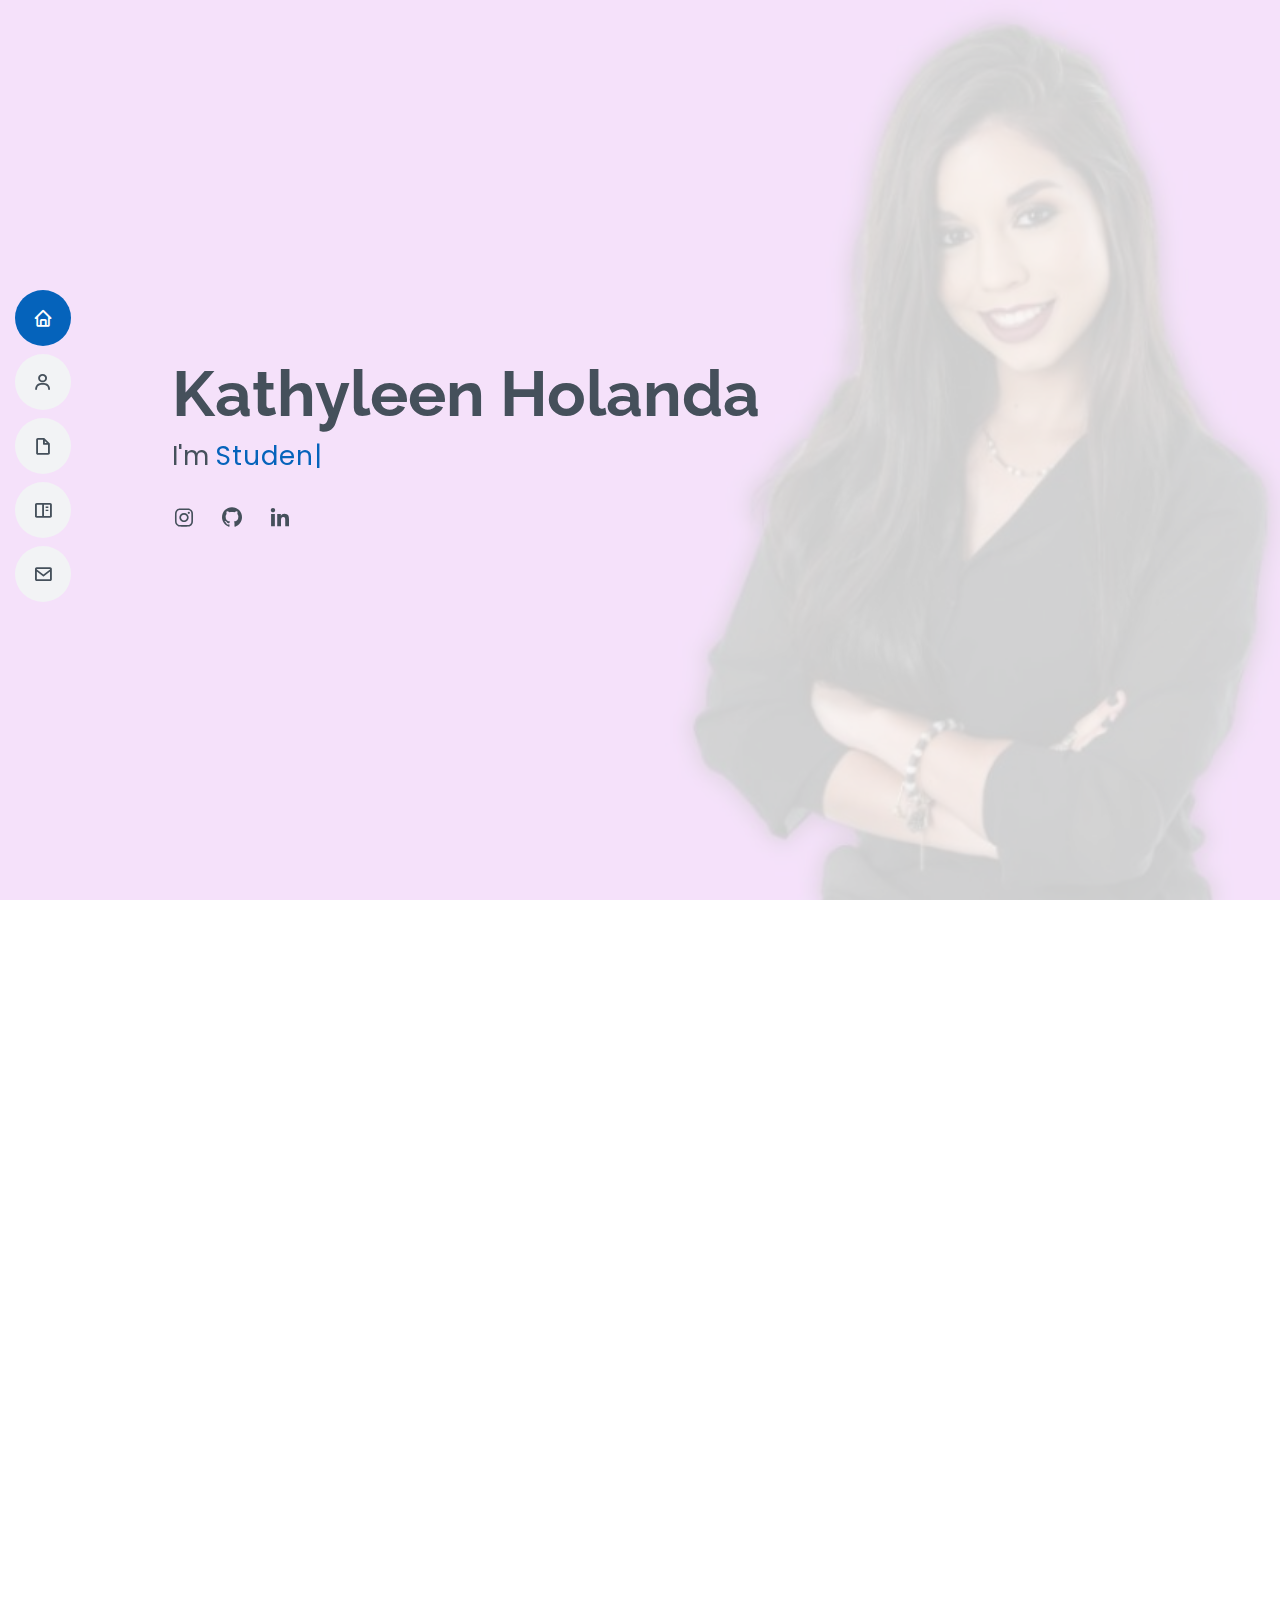
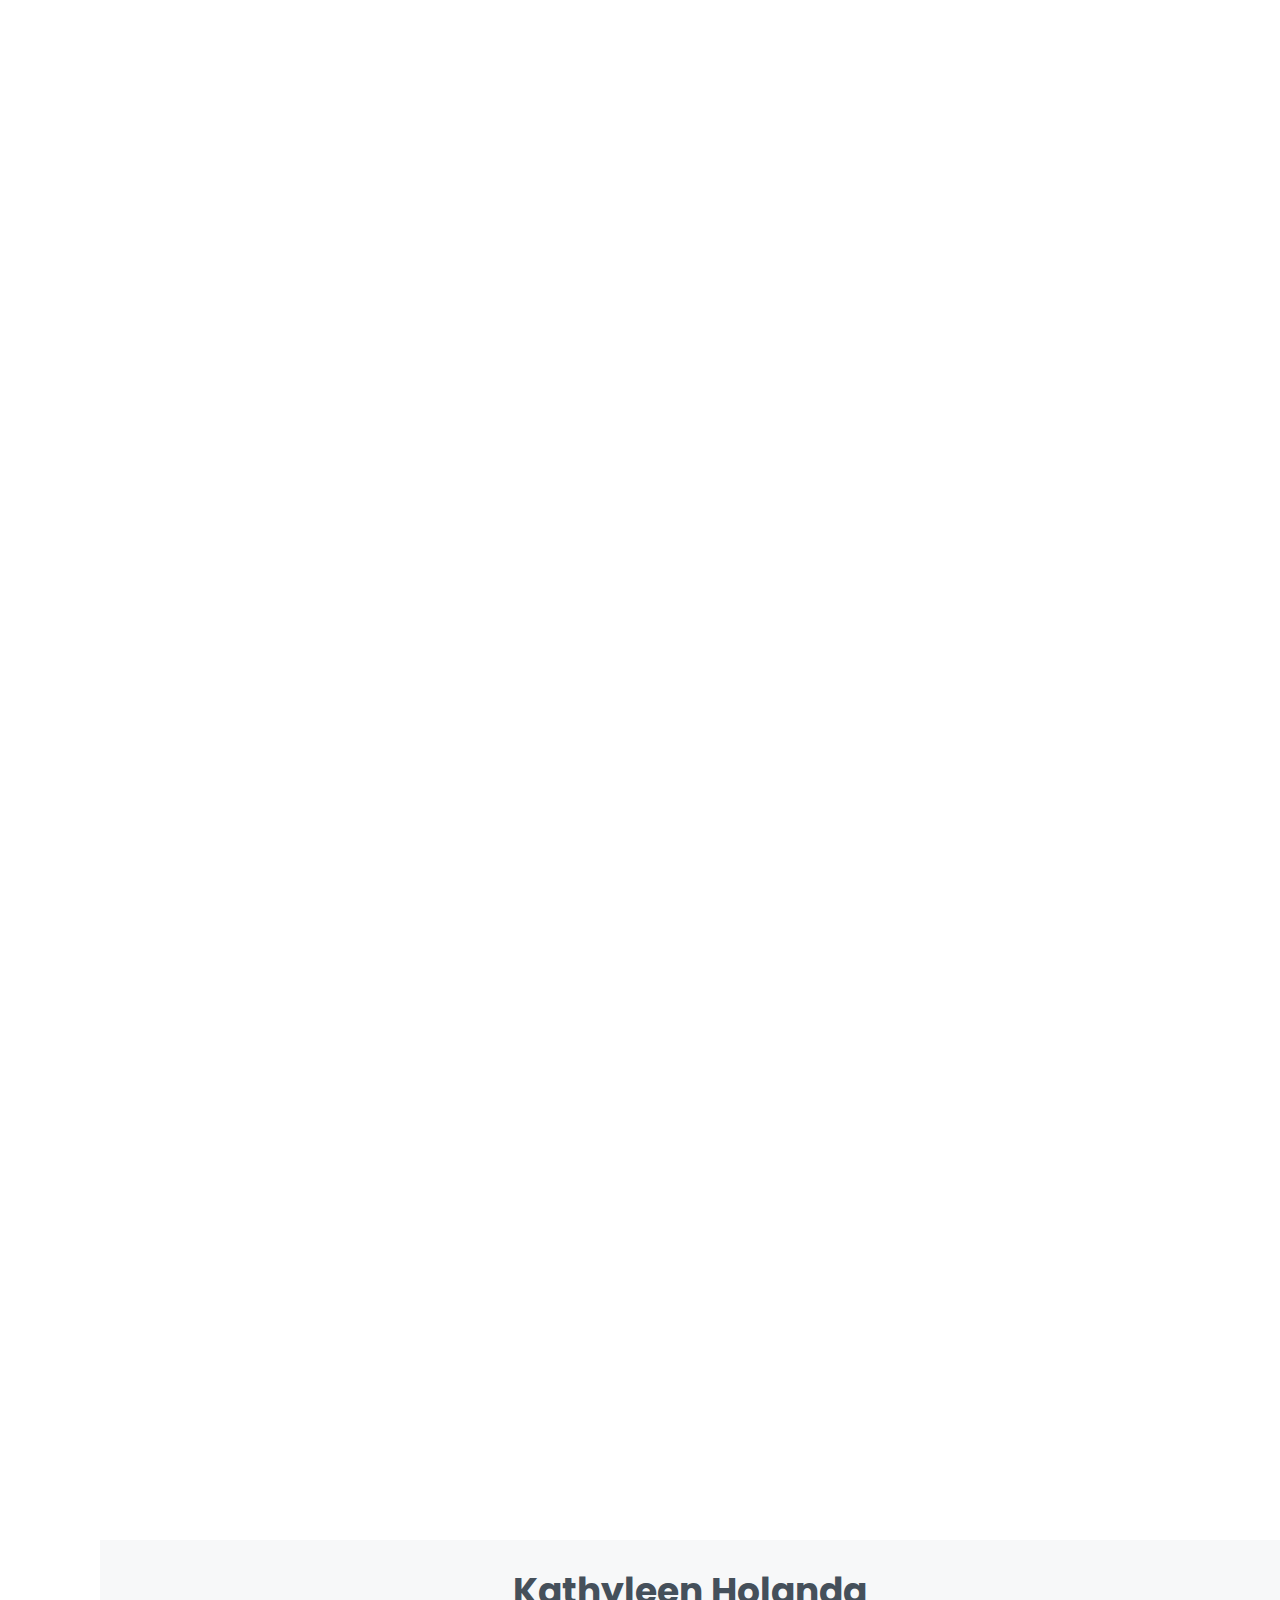
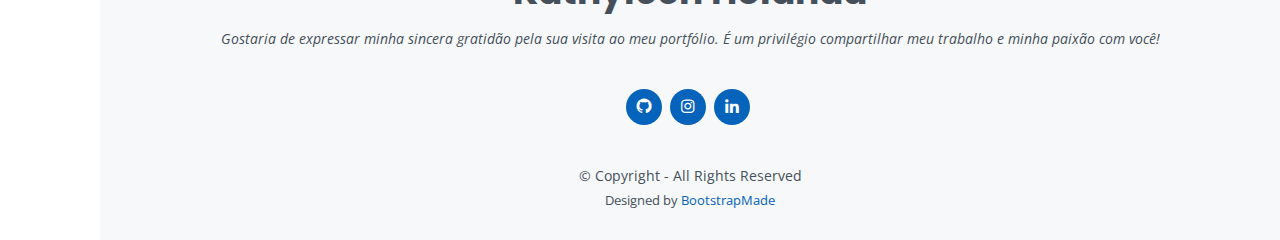
<file: index.html>
<!DOCTYPE html>
<html lang="en">

<head>
  <meta charset="utf-8">
  <meta content="width=device-width, initial-scale=1.0" name="viewport">

  <title>Kathyleen</title>
  <meta content="" name="description">
  <meta content="" name="keywords">
  <!-- Favicons -->
  <link href="assets/img/favicon.png" rel="icon">
  <link href="assets/img/apple-touch-icon.png" rel="apple-touch-icon">

  <!-- Google Fonts -->
  <link href="https://fonts.googleapis.com/css?family=Open+Sans:300,300i,400,400i,600,600i,700,700i|Raleway:300,300i,400,400i,500,500i,600,600i,700,700i|Poppins:300,300i,400,400i,500,500i,600,600i,700,700i" rel="stylesheet">

  <!-- Vendor CSS Files -->
  <link href="assets/vendor/aos/aos.css" rel="stylesheet">
  <link href="assets/vendor/bootstrap/css/bootstrap.min.css" rel="stylesheet">
  <link href="assets/vendor/bootstrap-icons/bootstrap-icons.css" rel="stylesheet">
  <link href="assets/vendor/boxicons/css/boxicons.min.css" rel="stylesheet">
  <link href="assets/vendor/glightbox/css/glightbox.min.css" rel="stylesheet">
  <link href="assets/vendor/swiper/swiper-bundle.min.css" rel="stylesheet">

  <!-- Template Main CSS File -->
  <link href="assets/css/style.css" rel="stylesheet">

</head>

<body>

  <!-- ======= Mobile nav toggle button ======= -->
  <!-- <button type="button" class="mobile-nav-toggle d-xl-none"><i class="bi bi-list mobile-nav-toggle"></i></button> -->
  <i class="bi bi-list mobile-nav-toggle d-lg-none"></i>
  <!-- ======= Header ======= -->
  <header id="header" class="d-flex flex-column justify-content-center">

    <nav id="navbar" class="navbar nav-menu">
      <ul>
        <li><a href="#hero" class="nav-link scrollto active"><i class="bx bx-home"></i> <span>Home</span></a></li>
        <li><a href="#about" class="nav-link scrollto"><i class="bx bx-user"></i> <span>Sobre</span></a></li>
        <li><a href="#resume" class="nav-link scrollto"><i class="bx bx-file-blank"></i> <span>Currículo</span></a></li>
        <li><a href="#portfolio" class="nav-link scrollto"><i class="bx bx-book-content"></i> <span>Portfólio</span></a></li>
        <li><a href="#contact" class="nav-link scrollto"><i class="bx bx-envelope"></i> <span>Contato</span></a></li>
      </ul>
    </nav><!-- .nav-menu -->

  </header><!-- End Header -->

  <!-- ======= Hero Section ======= -->
  <section id="hero" class="d-flex flex-column justify-content-center">
    <div class="container" data-aos="zoom-in" data-aos-delay="100">
      <h1>Kathyleen Holanda</h1>
      <p>I'm <span class="typed" data-typed-items="Student of Systems Analysis and Development, Designer, Freelancer, "></span></p>
      <div class="social-links">
        <a href="https://www.instagram.com/kathyholandaa?igsh=ZnZ1OWhlZ3lhNTMy" class="instagram"><i class="bx bxl-instagram"></i></a>
        <a href="https://github.com/Kathyleenv" class="github"><i class="bx bxl-github"></i></a>
        <a href="https://www.linkedin.com/in/kathyleen-vanessa-b50182153/" class="linkedin"><i class="bx bxl-linkedin"></i></a>
      </div>
    </div>
  </section><!-- End Hero -->

  <main id="main">

    <!-- ======= About Section ======= -->
    <section id="about" class="about">
      <div class="container" data-aos="fade-up">

        <div class="section-title">
          <h2>Sobre</h2>
          <p>Como estudante de Análise e Desenvolvimento de Sistemas, estou entusiasmada em aplicar minha paixão pela tecnologia e minha experiência em Neurociência para contribuir de forma significativa, criativa e dinâmica. Estou confiante na minha capacidade de enfrentar os desafios e aproveitar as oportunidades que surgirem. Minha pós-graduação me proporcionou uma compreensão profunda do funcionamento do cérebro humano e como isso pode ser aplicado de forma eficaz no processo de aprendizagem e no desenvolvimento de soluções tecnológicas inovadoras! 💻</p>
        </div>

        <div class="row">
          <div class="col-lg-4">
            <img src="assets/img/profile-img.jpg" class="img-fluid" alt="" style="width: 300px; height: auto;">

          </div>
          <div class="col-lg-8 pt-4 pt-lg-0 content">
            <div class="row">
              <div class="col-lg-6">
                <ul>
                  <li><i class="bi bi-chevron-right"></i> <strong>Aniversário:</strong> <span>31 Ago 1995</span></li>
                  <li><i class="bi bi-chevron-right"></i> <strong>GitHub:</strong> <span><a href="https://github.com/Kathyleenv" target="_blank">https://github.com/Kathyleenv</a></span></li>
                  <li>
                    <i class="bi bi-chevron-right"></i> 
                    <strong>Telefone:</strong> 
                    <span>
                        <a href="tel:+5581996847897">+55 (81) 99684 7897</a>
                        <a href="https://wa.me/5581996847897" target="_blank">
                            <i class="bi bi-whatsapp" style="color: #25D366; margin-left: 5px;"></i>
                        </a>
                    </span>
                </li>
                
                  <li><i class="bi bi-chevron-right"></i> <strong>Cidade:</strong> <span>Recife</span></li>
                </ul>
              </div>
              <div class="col-lg-6">
                <ul>
                  <li><i class="bi bi-chevron-right"></i> <strong>Idade:</strong> <span>28</span></li>
                  <li><i class="bi bi-chevron-right"></i> <strong>Degree:</strong> <span>Bachelor's</span></li>
                  <li><i class="bi bi-chevron-right"></i> <strong>E-mail:</strong> <span><a href="mailto:kathyleenvanessa85@gmail.com">kathyleenvanessa85@gmail.com</a></span></li>
                  <li><i class="bi bi-chevron-right"></i> <strong>Disponível:</strong> <span>Available</span></li>
                </ul>
              </div>
            </div>
          </div>
        </div>

      </div>
    </section><!-- End About Section -->


    <!-- ======= Resume Section ======= -->
    <section id="resume" class="resume">
      <div class="container">

        <div class="section-title">
          <h2>Currículo</h2>
        </div>
        <div class="row">
          <div class="col-lg-6" data-aos="fade-up">
            <h3 class="resume-title">Formação Acadêmica</h3>
            <div class="resume-item pb-0">
              <h4>Centro Universitário União das Américas Descomplica </h4>
              <h5>2024 - 2026</h5>
              <p><em>Curso: Análise e Desenvovlvimento de Sistemas</em></p>
              <p><em>Conclusão: 06/2026</em></p>
            </div>

            <div class="resume-item">
              <h4>Grupo Rhema</h4>
              <h5>2023 - 2024</h5>
              <p><em>Curso: Neurociência e Neuropedagogia</em></p>
            </div>
            <div class="resume-item">
              <h4>Universidade Federal de Pernambuco</h4>
              <h5>2015 - 2020</h5>
              <p><em>Curso: Pedagogia</em></p>
            </div>
              <div class="resume-item">
                <h4>Cursos e certificações</h4>
                <p><em>• Curso - MySQL</em></p>
                <p><em>• Curso - JavaScript</em></p>
                <p><em>• Curso - Python - Mundo 1</em></p>
                <p><em>• Curso: Python - Mundo 2</em></p>
                <p><em>• Curso: Python - Mundo 3</em></p>
                <p><em>• Versionamento de Código com Git e GitHub</em></p>
                <p><em>• Curso: Teste de Software (USP)</em></p>
                <p><em>• Certificação em Imersão Python: Do Excel à Análise de Dados</em></p>
                <p><em>• Certificação em FrontEnd (HTML, CSS, JavaScript, Design UX/UI)</em></p>
              </div>
          </div>
          <div class="col-lg-6" data-aos="fade-up" data-aos-delay="100">
            <h3 class="resume-title">Experiência Profissional</h3>
            <div class="resume-item">
              <h4>Professora - Colégio Damas</h4>
              <h5>2023 - atual</h5>
              <p><em>Organização e acompanhamento do processo de ensino e aprendizagem, garantindo a reflexão e o
                envolvimento com os propósitos pedagógicos e educacionais, buscando o desenvolvimento dos alunos
                como cidadãos conscientes e plenos.</em></p>         
            </div>
            <div class="resume-item">
              <h4>Auxiliar de Coordenação - Colégio Damas</h4>
              <h5>2022 - 2023</h5>
              <p><em>Coordenação das atividades e projetos garantindo a excelência do ensino e o alinhamento com os objetivos educacionais. Criação e gerenciamento de conteúdo visual para diversas plataformas de mídia social. Uso de ferramentas de design gráfico para produzir imagens, infográficos e vídeos de alta qualidade.</em></p>
              
            </div>
            <div class="resume-item">
              <h4>Auxiliar de Desenvolvimento Infantil (ADI) - Colégio Damas</h4>
              <h5>2020 - 2021</h5>
              <p><em>Criação de conteúdo envolvente, gerenciamento de comunidades online e coordenação de campanhas de divulgação para aumentar o alcance e a interação com o público.</em></p>
            </div>
            <div class="resume-item">
              <h4>Estágio - Educação</h4>
              <h5>2017 - 2020</h5>
              <p><em>•	Colaboração no preparo dos materiais didáticos, buscando propor atividades inovadoras, tornando-as atrativas, criativas e interessantes.</em></p>
              <ul>
                <li>Colégio Damas: 2017 - 2019 </li>
                <li>Colégio Fazer Crescer: 2019 - 2020</li>
              </ul>
            </div>
          </div>
        </div>
        <div class="row">
          <div class="col-lg-6" data-aos="fade-up">
            <h3 class="resume-title">Idioma</h3>
            <div class="resume-item pb-0">
              <ul>
                <li>Inglês - Intermediário</li>
                <li>Espanhol - Intermediário
              </ul>
            </div>
      </div>
    </section><!-- End Resume Section -->

    <!-- ======= Skills Section ======= -->
    <section id="skills" class="skills section-bg">
      <div class="container" data-aos="fade-up">

        <div class="section-title">
          <h2>Skills</h2>
          <p>Minhas competências são como peças de um mosaico, encaixando-se para desenvolver soluções tecnológicas de impacto. Tenho expertise em linguagens como <strong>JavaScript</strong>, <strong>Python</strong> e <strong>Java</strong>, e crio interfaces dinâmicas com <strong>HTML, Bootstrap</strong> e <strong>CSS</strong>. Meu conhecimento em bancos de dados abrange <strong>SQL</strong> e <strong>MySQL</strong>. Estou familiarizado com metodologias ágeis como <b>Scrum e Kanban</b>, garantindo a eficiência e a continuidade dos projetos. Utilizo <strong>Git</strong> e <strong>GitHub</strong> para gerenciar o versionamento de código de maneira organizada.</p>

        </div>
      </div>
    </section><!-- End Skills Section -->

    <!-- ======= Portfolio Section ======= -->
<section id="portfolio" class="portfolio section-bg">
  <div class="container" data-aos="fade-up">

    <div class="section-title">
      <h2>Portfólio</h2>
      <p>Explore projetos em <strong>JavaScript</strong>, <strong>Python</strong> e automação de sites, incluindo análises de dados utilizando <em>Jupyter Notebook</em>! 🌟 Explore meu GitHub agora mesmo para acessar esses e outros projetos e inspirar-se em inovação e tecnologia: <a href="https://github.com/Kathyleenv">Meu GitHub</a>.</p>
    </div>

    <div class="row justify-content-center"> <!-- Adicionado justify-content-center para centralizar as divs -->
      <div class="col-lg-4 col-md-6 portfolio-item filter-app">
        <div class="portfolio-wrap">
          <img src="contagem de passos.png" class="img-fluid" alt="">
          <div class="portfolio-info">
            <h4>Contador de Passos (JavaScript)</h4>
            <div class="portfolio-links">
              <a href="contagem de passos.png" data-gallery="portfolioGallery" class="portfolio-lightbox" title=><i class="bx bx-plus"></i></a>
              <a href="portfolio-details.html" class="portfolio-details-lightbox" data-glightbox="type: external" title="Portfolio Details"><i class="bx bx-link"></i></a>
            </div>
          </div>
        </div>
      </div>

      <div class="col-lg-4 col-md-6 portfolio-item filter-web">
        <div class="portfolio-wrap">
          <img src="hora.png" class="img-fluid" alt="">
          <div class="portfolio-info">
            <h4>Que horas são? (JavaScript)</h4>
            <div class="portfolio-links">
              <a href="hora.png" data-gallery="portfolioGallery" class="portfolio-lightbox" title=><i class="bx bx-plus"></i></a>
              <a href="portfolio-details2.html" class="portfolio-details-lightbox" data-glightbox="type: external" title="Portfolio Details"><i class="bx bx-link"></i></a>
            </div>
          </div>
        </div>
      </div>

      <div class="col-lg-4 col-md-6 portfolio-item filter-app">
        <div class="portfolio-wrap">
          <img src="idade.png" class="img-fluid" alt="">
          <div class="portfolio-info">
            <h4>Verificador de Idade (JavaScipt)</h4>
            <div class="portfolio-links">
              <a href="idade.png" data-gallery="portfolioGallery" class="portfolio-lightbox" title=""><i class="bx bx-plus"></i></a>
              <a href="portfolio-details3.html" class="portfolio-details-lightbox" data-glightbox="type: external" title="Portfolio Details"><i class="bx bx-link"></i></a>
            </div>
          </div>
        </div>
      </div>
    </div>


    <div class="row justify-content-center">
      <div class="col-lg-4 col-md-6 portfolio-item filter-web">
        <div class="portfolio-wrap">
          <img src="cobra.png" class="img-fluid" alt="">
          <div class="portfolio-info">
            <h4>Jogo Snake (Python)</h4>
            <div class="portfolio-links">
              <a href="cobra.png" data-gallery="portfolioGallery" class="portfolio-lightbox" title=""><i class="bx bx-plus"></i></a>
              <a href="portfolio-details5.html" class="portfolio-details-lightbox" data-glightbox="type: external" title="Portfolio Details"><i class="bx bx-link"></i></a>
            </div>
          </div>
        </div>
      </div>
    <div class="col-lg-4 col-md-6 portfolio-item filter-card">
            <div class="portfolio-wrap">
              <img src="auto.png" class="img-fluid" alt="">
              <div class="portfolio-info">
                <h4>Automação em sites (Python) </h4>
                <div class="portfolio-links">
                  <a href="auto.png" data-gallery="portfolioGallery" class="portfolio-lightbox" title=><i class="bx bx-plus"></i></a>
                  <a href="portfolio-details4.html" class="portfolio-details-lightbox" data-glightbox="type: external" title="Portfolio Details"><i class="bx bx-link"></i></a>
                </div>
              </div>
            </div>
          </div>
    <div class="col-lg-4 col-md-6 portfolio-item filter-app">
            <div class="portfolio-wrap">
              <img src="advinhar.png" class="img-fluid" alt="">
              <div class="portfolio-info">
                <h4>Advinhas (Python) </h4>
                <div class="portfolio-links">
                  <a href="advinhar.png" data-gallery="portfolioGallery" class="portfolio-lightbox" title=""><i class="bx bx-plus"></i></a>
                  <a href="portfolio-details6.html" class="portfolio-details-lightbox" data-glightbox="type: external" title="Portfolio Details"><i class="bx bx-link"></i></a>
                </div>
              </div>
            </div>
          </div>
        </div>  
        </div>

      </div>
    </section><!-- End Portfolio Section -->

   <!-- ======= Contact Section ======= -->
<section id="contact" class="contact">
  <div class="container" data-aos="fade-up">

    <div class="section-title">
      <h2>Contato</h2>
    </div>

      <!-- Div para a imagem centralizada -->
<div class="imagem">
  <div style="text-align: center;">
    <img src="contato.png" alt="Imagem de Contato" class="img-fluid" style="max-width: 700px; height: auto;">
  </div>
</div>

</section>
<!-- End Contact Section --!

   ======= Footer ======= -->
  <footer id="footer">
    <div class="container">
      <h3>Kathyleen Holanda</h3>
      <p>Gostaria de expressar minha sincera gratidão pela sua visita ao meu portfólio. É um privilégio compartilhar meu trabalho e minha paixão com você!</p>
      <div class="social-links">
        <a href="https://github.com/Kathyleenv" class="github"><i class="bx bxl-github"></i></a>
        <a href="https://www.instagram.com/kathyholandaa?igsh=ZnZ1OWhlZ3lhNTMy" class="instagram"><i class="bx bxl-instagram"></i></a>
        <a href="https://www.linkedin.com/in/kathyleen-vanessa-b50182153/" class="linkedin"><i class="bx bxl-linkedin"></i></a>
      </div>
      <div class="copyright">
        &copy; Copyright <strong><span></span></strong>- All Rights Reserved
      </div>
      <div class="credits">
        <!-- All the links in the footer should remain intact. -->
        <!-- You can delete the links only if you purchased the pro version. -->
        <!-- Licensing information: [license-url] -->
        <!-- Purchase the pro version with working PHP/AJAX contact form: https://bootstrapmade.com/free-html-bootstrap-template-my-resume/ -->
        Designed by <a href="https://bootstrapmade.com/">BootstrapMade</a>
      </div>
    </div>
  </footer><!-- End Footer -->

  <div id="preloader"></div>
  <a href="#" class="back-to-top d-flex align-items-center justify-content-center"><i class="bi bi-arrow-up-short"></i></a>

  <!-- Vendor JS Files -->
  <script src="assets/vendor/purecounter/purecounter_vanilla.js"></script>
  <script src="assets/vendor/aos/aos.js"></script>
  <script src="assets/vendor/bootstrap/js/bootstrap.bundle.min.js"></script>
  <script src="assets/vendor/glightbox/js/glightbox.min.js"></script>
  <script src="assets/vendor/isotope-layout/isotope.pkgd.min.js"></script>
  <script src="assets/vendor/swiper/swiper-bundle.min.js"></script>
  <script src="assets/vendor/typed.js/typed.umd.js"></script>
  <script src="assets/vendor/waypoints/noframework.waypoints.js"></script>
  <script src="assets/vendor/php-email-form/validate.js"></script>

  <!-- Template Main JS File -->
  <script src="assets/js/main.js"></script>

</body>

</html>
</file>
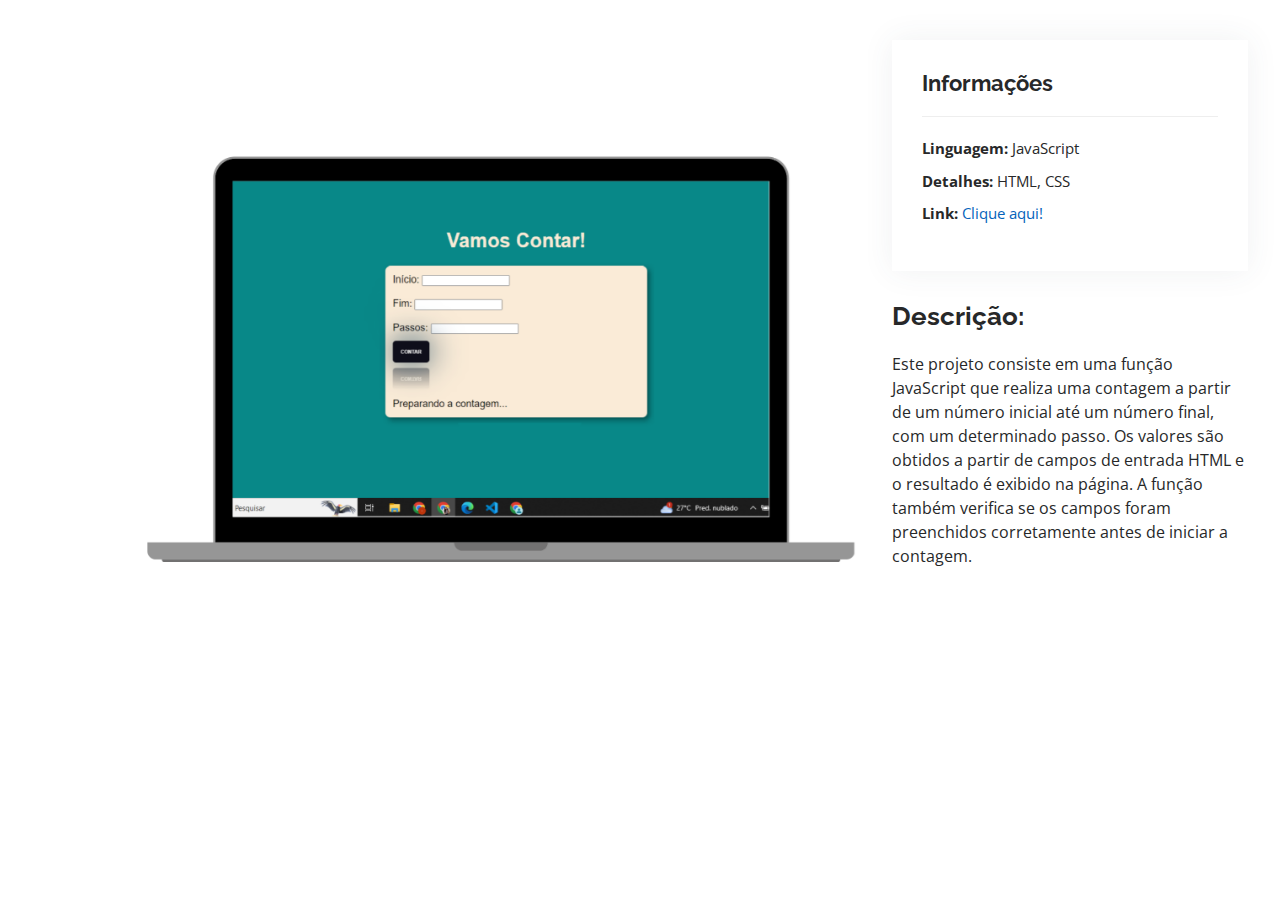
<file: portfolio-details.html>
<!DOCTYPE html>
<html lang="en">

<head>
  <meta charset="utf-8">
  <meta content="width=device-width, initial-scale=1.0" name="viewport">

  <title>Portfolio Details - Personal Bootstrap Template</title>
  <meta content="" name="description">
  <meta content="" name="keywords">

  <!-- Favicons -->
  <link href="assets/img/favicon.png" rel="icon">
  <link href="assets/img/apple-touch-icon.png" rel="apple-touch-icon">

  <!-- Google Fonts -->
  <link href="https://fonts.googleapis.com/css?family=Open+Sans:300,300i,400,400i,600,600i,700,700i|Raleway:300,300i,400,400i,500,500i,600,600i,700,700i|Poppins:300,300i,400,400i,500,500i,600,600i,700,700i" rel="stylesheet">

  <!-- Vendor CSS Files -->
  <link href="assets/vendor/aos/aos.css" rel="stylesheet">
  <link href="assets/vendor/bootstrap/css/bootstrap.min.css" rel="stylesheet">
  <link href="assets/vendor/bootstrap-icons/bootstrap-icons.css" rel="stylesheet">
  <link href="assets/vendor/boxicons/css/boxicons.min.css" rel="stylesheet">
  <link href="assets/vendor/glightbox/css/glightbox.min.css" rel="stylesheet">
  <link href="assets/vendor/swiper/swiper-bundle.min.css" rel="stylesheet">

  <!-- Template Main CSS File -->
  <link href="assets/css/style.css" rel="stylesheet">

  <!-- =======================================================
  * Template Name: MyResume
  * Template URL: https://bootstrapmade.com/free-html-bootstrap-template-my-resume/
  * Updated: Mar 17 2024 with Bootstrap v5.3.3
  * Author: BootstrapMade.com
  * License: https://bootstrapmade.com/license/
  ======================================================== -->
</head>

<body>

  <main id="main">

    <!-- ======= Portfolio Details Section / AQUI INICIA A SEÇÃO DAS FOTOS NO PORTFÓLIO======= --> 
    <section id="portfolio-details" class="portfolio-details">
      <div class="container">

        <div class="row gy-4">

          <div class="col-lg-8">
            <div class="portfolio-details-slider swiper">
              <div class="swiper-wrapper align-items-center">

                <div class="swiper-slide">
                  <img src="contagem de passos.png">
                </div>
              </div>
              <div class="swiper-pagination"></div>
            </div>
          </div>

          <div class="col-lg-4">
            <div class="portfolio-info">
              <h3>Informações</h3>
              <ul>
                <li><strong>Linguagem:</strong> JavaScript</li>
                <li><strong>Detalhes:</strong> HTML, CSS</li>
                <li><strong>Link: </strong> <a href="https://github.com/Kathyleenv/JavaScript/tree/main/Calculando%20Passos" target="_blank">Clique aqui!</a></li>

              </ul>
            </div>
            <div class="portfolio-description">
              <h2>Descrição:</h2>
              <p>
                Este projeto consiste em uma função JavaScript que realiza uma contagem a partir de um número inicial até um número final, com um determinado passo. Os valores são obtidos a partir de campos de entrada HTML e o resultado é exibido na página. A função também verifica se os campos foram preenchidos corretamente antes de iniciar a contagem.
              </p>
            </div>
          </div>

        </div>

      </div>
    </section><!-- End Portfolio Details Section -->

  </main><!-- End #main -->

  <div id="preloader"></div>
  <a href="#" class="back-to-top d-flex align-items-center justify-content-center"><i class="bi bi-arrow-up-short"></i></a>

  <!-- Vendor JS Files -->
  <script src="assets/vendor/purecounter/purecounter_vanilla.js"></script>
  <script src="assets/vendor/aos/aos.js"></script>
  <script src="assets/vendor/bootstrap/js/bootstrap.bundle.min.js"></script>
  <script src="assets/vendor/glightbox/js/glightbox.min.js"></script>
  <script src="assets/vendor/isotope-layout/isotope.pkgd.min.js"></script>
  <script src="assets/vendor/swiper/swiper-bundle.min.js"></script>
  <script src="assets/vendor/typed.js/typed.umd.js"></script>
  <script src="assets/vendor/waypoints/noframework.waypoints.js"></script>
  <script src="assets/vendor/php-email-form/validate.js"></script>

  <!-- Template Main JS File -->
  <script src="assets/js/main.js"></script>

</body>

</html>
</file>
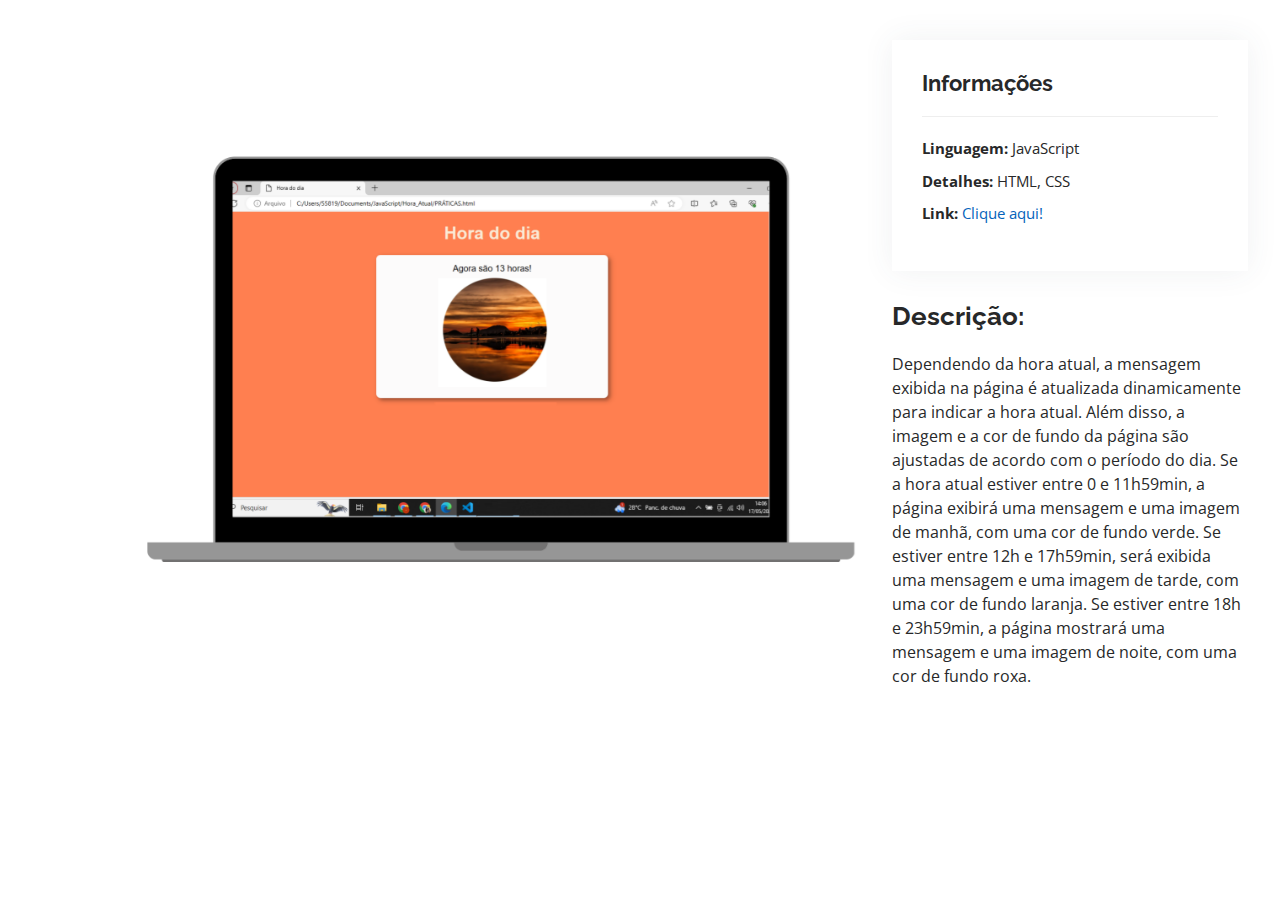
<file: portfolio-details2.html>
<!DOCTYPE html>
<html lang="en">

<head>
  <meta charset="utf-8">
  <meta content="width=device-width, initial-scale=1.0" name="viewport">

  <title>Portfolio Details - Personal Bootstrap Template</title>
  <meta content="" name="description">
  <meta content="" name="keywords">

  <!-- Favicons -->
  <link href="assets/img/favicon.png" rel="icon">
  <link href="assets/img/apple-touch-icon.png" rel="apple-touch-icon">

  <!-- Google Fonts -->
  <link href="https://fonts.googleapis.com/css?family=Open+Sans:300,300i,400,400i,600,600i,700,700i|Raleway:300,300i,400,400i,500,500i,600,600i,700,700i|Poppins:300,300i,400,400i,500,500i,600,600i,700,700i" rel="stylesheet">

  <!-- Vendor CSS Files -->
  <link href="assets/vendor/aos/aos.css" rel="stylesheet">
  <link href="assets/vendor/bootstrap/css/bootstrap.min.css" rel="stylesheet">
  <link href="assets/vendor/bootstrap-icons/bootstrap-icons.css" rel="stylesheet">
  <link href="assets/vendor/boxicons/css/boxicons.min.css" rel="stylesheet">
  <link href="assets/vendor/glightbox/css/glightbox.min.css" rel="stylesheet">
  <link href="assets/vendor/swiper/swiper-bundle.min.css" rel="stylesheet">

  <!-- Template Main CSS File -->
  <link href="assets/css/style.css" rel="stylesheet">

  <!-- =======================================================
  * Template Name: MyResume
  * Template URL: https://bootstrapmade.com/free-html-bootstrap-template-my-resume/
  * Updated: Mar 17 2024 with Bootstrap v5.3.3
  * Author: BootstrapMade.com
  * License: https://bootstrapmade.com/license/
  ======================================================== -->
</head>

<body>

  <main id="main">

  
        <!-- ======= Portfolio Details Section / AQUI INICIA A SEÇÃO DAS FOTOS NO PORTFÓLIO======= --> 
    <section id="portfolio-details" class="portfolio-details">
      <div class="container">

        <div class="row gy-4">

          <div class="col-lg-8">
            <div class="portfolio-details-slider swiper">
              <div class="swiper-wrapper align-items-center">

                <div class="swiper-slide">
                  <img src="hora.png">
                </div>
              </div>
              <div class="swiper-pagination"></div>
            </div>
          </div>

          <div class="col-lg-4">
            <div class="portfolio-info">
              <h3>Informações</h3>
              <ul>
                <li><strong>Linguagem:</strong> JavaScript</li>
                <li><strong>Detalhes:</strong> HTML, CSS</li>
                <li><strong>Link: </strong> <a href="https://github.com/Kathyleenv/JavaScript/tree/main/Hor%C3%A1rio" target="_blank">Clique aqui!</a></li>

              </ul>
            </div>
            <div class="portfolio-description">
              <h2>Descrição:</h2>
              <p>
                Dependendo da hora atual, a mensagem exibida na página é atualizada dinamicamente para indicar a hora atual. Além disso, a imagem e a cor de fundo da página são ajustadas de acordo com o período do dia. Se a hora atual estiver entre 0 e 11h59min, a página exibirá uma mensagem e uma imagem de manhã, com uma cor de fundo verde. Se estiver entre 12h e 17h59min, será exibida uma mensagem e uma imagem de tarde, com uma cor de fundo laranja. Se estiver entre 18h e 23h59min, a página mostrará uma mensagem e uma imagem de noite, com uma cor de fundo roxa.
              </p>
            </div>
          </div>

        </div>

      </div>
    </section>

  </main><!-- End #main -->

  <div id="preloader"></div>
  <a href="#" class="back-to-top d-flex align-items-center justify-content-center"><i class="bi bi-arrow-up-short"></i></a>

  <!-- Vendor JS Files -->
  <script src="assets/vendor/purecounter/purecounter_vanilla.js"></script>
  <script src="assets/vendor/aos/aos.js"></script>
  <script src="assets/vendor/bootstrap/js/bootstrap.bundle.min.js"></script>
  <script src="assets/vendor/glightbox/js/glightbox.min.js"></script>
  <script src="assets/vendor/isotope-layout/isotope.pkgd.min.js"></script>
  <script src="assets/vendor/swiper/swiper-bundle.min.js"></script>
  <script src="assets/vendor/typed.js/typed.umd.js"></script>
  <script src="assets/vendor/waypoints/noframework.waypoints.js"></script>
  <script src="assets/vendor/php-email-form/validate.js"></script>

  <!-- Template Main JS File -->
  <script src="assets/js/main.js"></script>

</body>

</html>
</file>
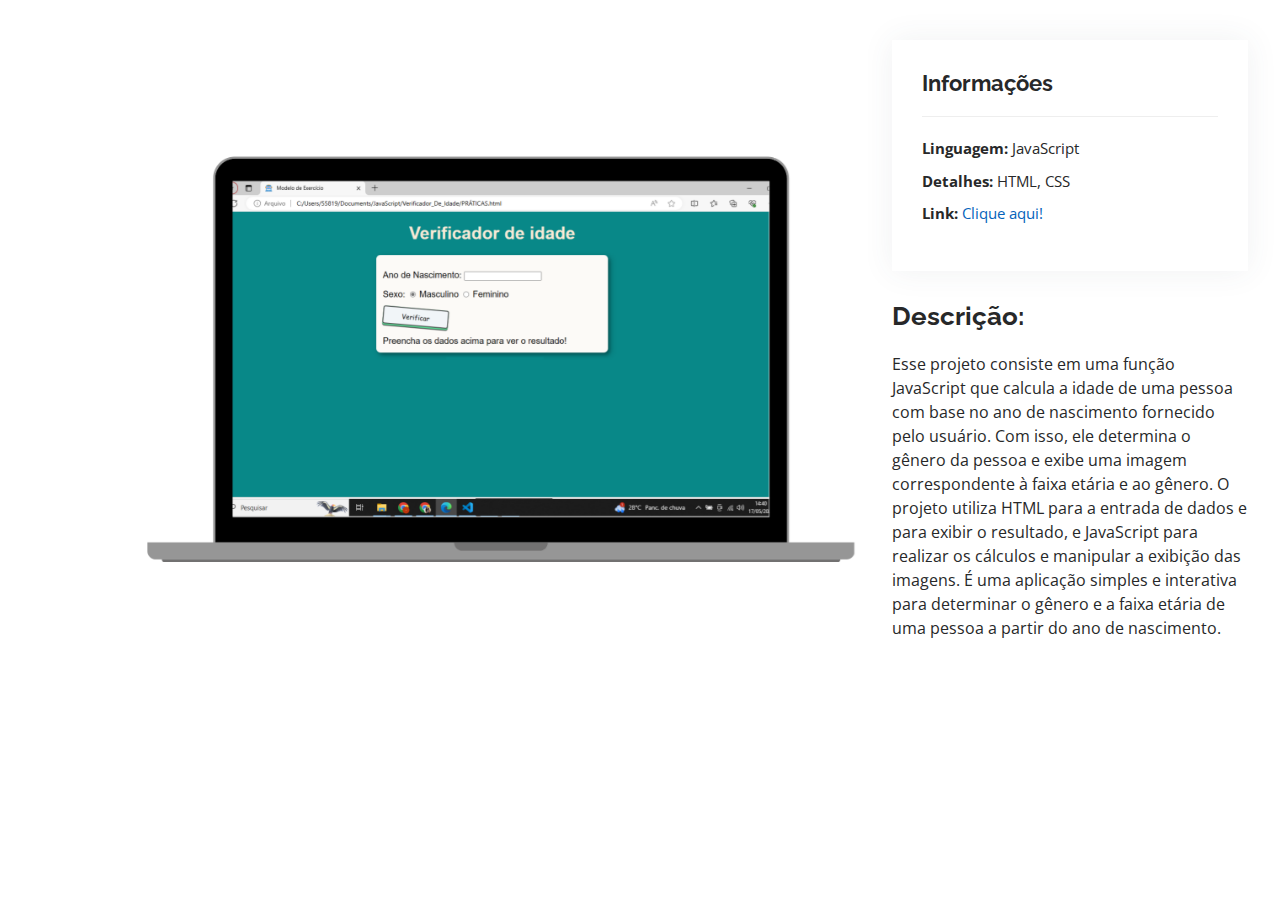
<file: portfolio-details3.html>
<!DOCTYPE html>
<html lang="en">

<head>
  <meta charset="utf-8">
  <meta content="width=device-width, initial-scale=1.0" name="viewport">

  <title>Portfolio Details - Personal Bootstrap Template</title>
  <meta content="" name="description">
  <meta content="" name="keywords">

  <!-- Favicons -->
  <link href="assets/img/favicon.png" rel="icon">
  <link href="assets/img/apple-touch-icon.png" rel="apple-touch-icon">

  <!-- Google Fonts -->
  <link href="https://fonts.googleapis.com/css?family=Open+Sans:300,300i,400,400i,600,600i,700,700i|Raleway:300,300i,400,400i,500,500i,600,600i,700,700i|Poppins:300,300i,400,400i,500,500i,600,600i,700,700i" rel="stylesheet">

  <!-- Vendor CSS Files -->
  <link href="assets/vendor/aos/aos.css" rel="stylesheet">
  <link href="assets/vendor/bootstrap/css/bootstrap.min.css" rel="stylesheet">
  <link href="assets/vendor/bootstrap-icons/bootstrap-icons.css" rel="stylesheet">
  <link href="assets/vendor/boxicons/css/boxicons.min.css" rel="stylesheet">
  <link href="assets/vendor/glightbox/css/glightbox.min.css" rel="stylesheet">
  <link href="assets/vendor/swiper/swiper-bundle.min.css" rel="stylesheet">

  <!-- Template Main CSS File -->
  <link href="assets/css/style.css" rel="stylesheet">

  <!-- =======================================================
  * Template Name: MyResume
  * Template URL: https://bootstrapmade.com/free-html-bootstrap-template-my-resume/
  * Updated: Mar 17 2024 with Bootstrap v5.3.3
  * Author: BootstrapMade.com
  * License: https://bootstrapmade.com/license/
  ======================================================== -->
</head>

<body>

  <main id="main">

  
        <!-- ======= Portfolio Details Section / AQUI INICIA A SEÇÃO DAS FOTOS NO PORTFÓLIO======= --> 
    <section id="portfolio-details" class="portfolio-details">
      <div class="container">

        <div class="row gy-4">

          <div class="col-lg-8">
            <div class="portfolio-details-slider swiper">
              <div class="swiper-wrapper align-items-center">

                <div class="swiper-slide">
                  <img src="idade.png">
                </div>
              </div>
              <div class="swiper-pagination"></div>
            </div>
          </div>

          <div class="col-lg-4">
            <div class="portfolio-info">
              <h3>Informações</h3>
              <ul>
                <li><strong>Linguagem:</strong> JavaScript</li>
                <li><strong>Detalhes:</strong> HTML, CSS</li>
                <li><strong>Link: </strong> <a href="https://github.com/Kathyleenv/JavaScript/blob/main/Idade/script.js" target="_blank">Clique aqui!</a></li>

              </ul>
            </div>
            <div class="portfolio-description">
              <h2>Descrição:</h2>
              <p>
                Esse projeto consiste em uma função JavaScript que calcula a idade de uma pessoa com base no ano de nascimento fornecido pelo usuário. Com isso, ele determina o gênero da pessoa e exibe uma imagem correspondente à faixa etária e ao gênero. O projeto utiliza HTML para a entrada de dados e para exibir o resultado, e JavaScript para realizar os cálculos e manipular a exibição das imagens. É uma aplicação simples e interativa para determinar o gênero e a faixa etária de uma pessoa a partir do ano de nascimento.              </p>
            </div>
          </div>

        </div>

      </div>
    </section>

  </main><!-- End #main -->

  <div id="preloader"></div>
  <a href="#" class="back-to-top d-flex align-items-center justify-content-center"><i class="bi bi-arrow-up-short"></i></a>

  <!-- Vendor JS Files -->
  <script src="assets/vendor/purecounter/purecounter_vanilla.js"></script>
  <script src="assets/vendor/aos/aos.js"></script>
  <script src="assets/vendor/bootstrap/js/bootstrap.bundle.min.js"></script>
  <script src="assets/vendor/glightbox/js/glightbox.min.js"></script>
  <script src="assets/vendor/isotope-layout/isotope.pkgd.min.js"></script>
  <script src="assets/vendor/swiper/swiper-bundle.min.js"></script>
  <script src="assets/vendor/typed.js/typed.umd.js"></script>
  <script src="assets/vendor/waypoints/noframework.waypoints.js"></script>
  <script src="assets/vendor/php-email-form/validate.js"></script>

  <!-- Template Main JS File -->
  <script src="assets/js/main.js"></script>

</body>

</html>
</file>
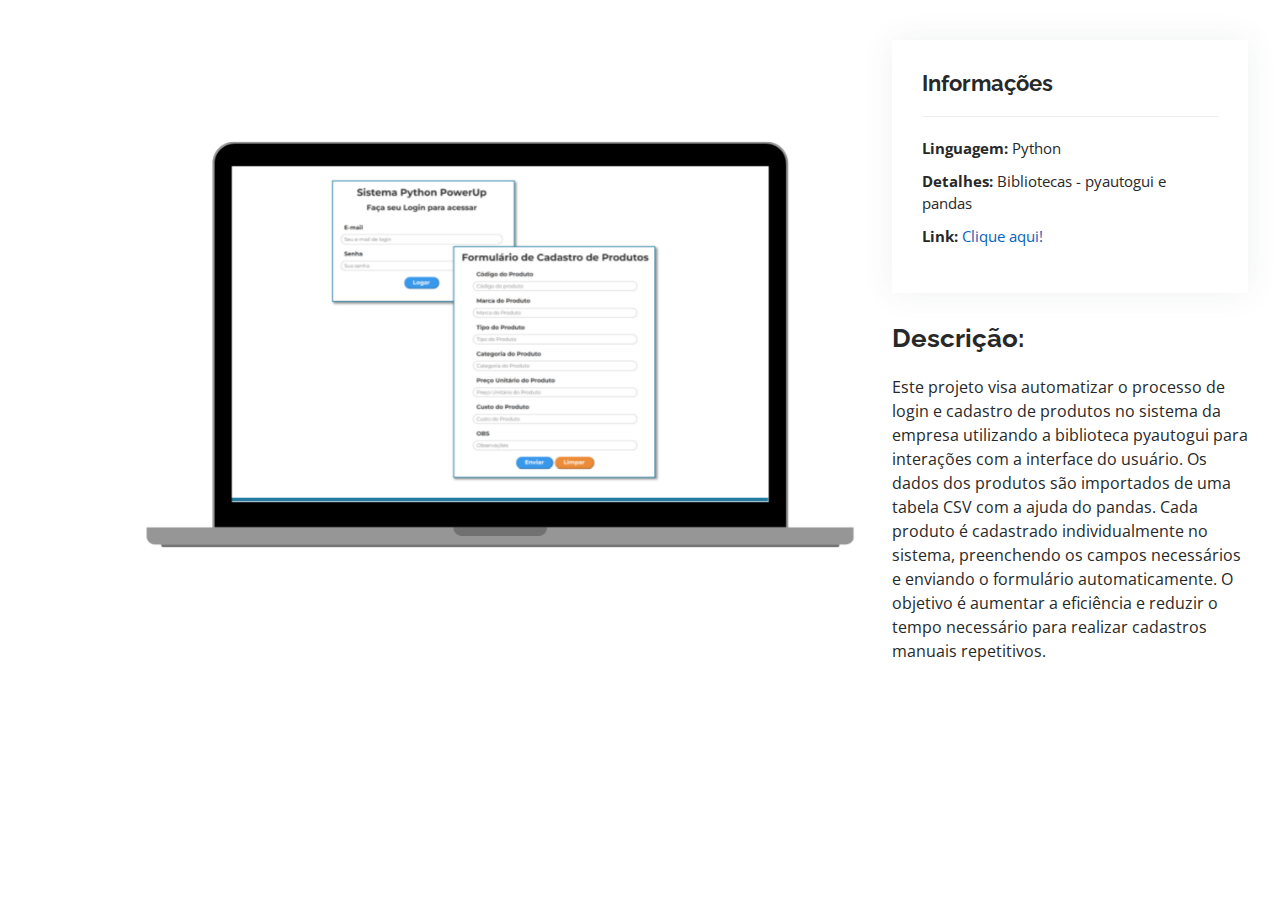
<file: portfolio-details4.html>
<!DOCTYPE html>
<html lang="en">

<head>
  <meta charset="utf-8">
  <meta content="width=device-width, initial-scale=1.0" name="viewport">

  <title>Portfolio Details - Personal Bootstrap Template</title>
  <meta content="" name="description">
  <meta content="" name="keywords">

  <!-- Favicons -->
  <link href="assets/img/favicon.png" rel="icon">
  <link href="assets/img/apple-touch-icon.png" rel="apple-touch-icon">

  <!-- Google Fonts -->
  <link href="https://fonts.googleapis.com/css?family=Open+Sans:300,300i,400,400i,600,600i,700,700i|Raleway:300,300i,400,400i,500,500i,600,600i,700,700i|Poppins:300,300i,400,400i,500,500i,600,600i,700,700i" rel="stylesheet">

  <!-- Vendor CSS Files -->
  <link href="assets/vendor/aos/aos.css" rel="stylesheet">
  <link href="assets/vendor/bootstrap/css/bootstrap.min.css" rel="stylesheet">
  <link href="assets/vendor/bootstrap-icons/bootstrap-icons.css" rel="stylesheet">
  <link href="assets/vendor/boxicons/css/boxicons.min.css" rel="stylesheet">
  <link href="assets/vendor/glightbox/css/glightbox.min.css" rel="stylesheet">
  <link href="assets/vendor/swiper/swiper-bundle.min.css" rel="stylesheet">

  <!-- Template Main CSS File -->
  <link href="assets/css/style.css" rel="stylesheet">

  <!-- =======================================================
  * Template Name: MyResume
  * Template URL: https://bootstrapmade.com/free-html-bootstrap-template-my-resume/
  * Updated: Mar 17 2024 with Bootstrap v5.3.3
  * Author: BootstrapMade.com
  * License: https://bootstrapmade.com/license/
  ======================================================== -->
</head>

<body>

  <main id="main">

  
        <!-- ======= Portfolio Details Section / AQUI INICIA A SEÇÃO DAS FOTOS NO PORTFÓLIO======= --> 
    <section id="portfolio-details" class="portfolio-details">
      <div class="container">

        <div class="row gy-4">

          <div class="col-lg-8">
            <div class="portfolio-details-slider swiper">
              <div class="swiper-wrapper align-items-center">

                <div class="swiper-slide">
                  <img src="auto.png">
                </div>
              </div>
              <div class="swiper-pagination"></div>
            </div>
          </div>

          <div class="col-lg-4">
            <div class="portfolio-info">
              <h3>Informações</h3>
              <ul>
                <li><strong>Linguagem:</strong> Python</li>
                <li><strong>Detalhes:</strong> Bibliotecas - pyautogui e pandas</li>
                <li><strong>Link: </strong> <a href="https://github.com/Kathyleenv/Python_Projetos/tree/main/Python%20PowerUp" target="_blank">Clique aqui!</a></li>

              </ul>
            </div>
            <div class="portfolio-description">
              <h2>Descrição:</h2>
              <p>
                Este projeto visa automatizar o processo de login e cadastro de produtos no sistema da empresa utilizando a biblioteca pyautogui para interações com a interface do usuário. Os dados dos produtos são importados de uma tabela CSV com a ajuda do pandas. Cada produto é cadastrado individualmente no sistema, preenchendo os campos necessários e enviando o formulário automaticamente. O objetivo é aumentar a eficiência e reduzir o tempo necessário para realizar cadastros manuais repetitivos.
            </div>
          </div>

        </div>

      </div>
    </section>

  </main><!-- End #main -->

  <div id="preloader"></div>
  <a href="#" class="back-to-top d-flex align-items-center justify-content-center"><i class="bi bi-arrow-up-short"></i></a>

  <!-- Vendor JS Files -->
  <script src="assets/vendor/purecounter/purecounter_vanilla.js"></script>
  <script src="assets/vendor/aos/aos.js"></script>
  <script src="assets/vendor/bootstrap/js/bootstrap.bundle.min.js"></script>
  <script src="assets/vendor/glightbox/js/glightbox.min.js"></script>
  <script src="assets/vendor/isotope-layout/isotope.pkgd.min.js"></script>
  <script src="assets/vendor/swiper/swiper-bundle.min.js"></script>
  <script src="assets/vendor/typed.js/typed.umd.js"></script>
  <script src="assets/vendor/waypoints/noframework.waypoints.js"></script>
  <script src="assets/vendor/php-email-form/validate.js"></script>

  <!-- Template Main JS File -->
  <script src="assets/js/main.js"></script>

</body>

</html>
</file>
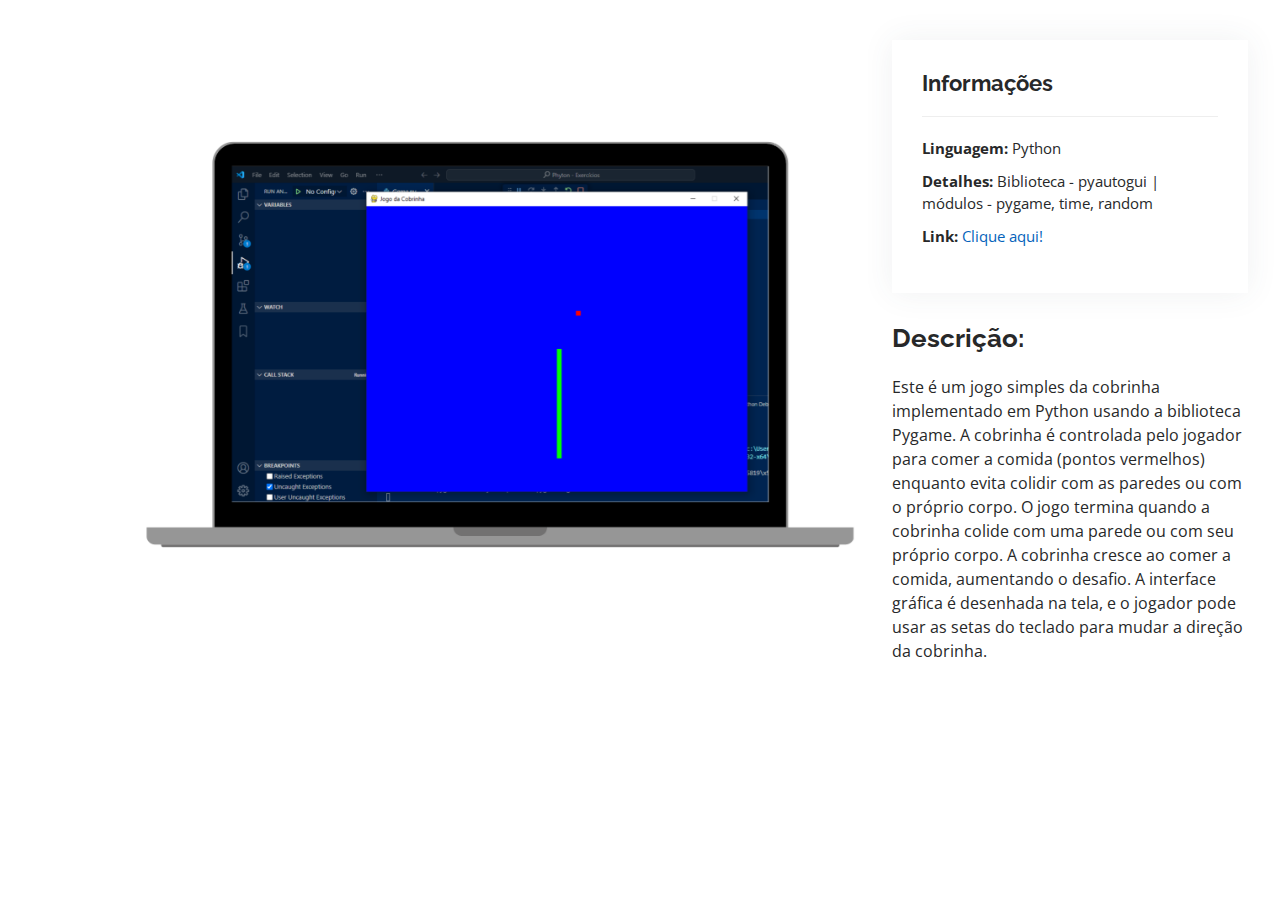
<file: portfolio-details5.html>
<!DOCTYPE html>
<html lang="en">

<head>
  <meta charset="utf-8">
  <meta content="width=device-width, initial-scale=1.0" name="viewport">

  <title>Portfolio Details - Personal Bootstrap Template</title>
  <meta content="" name="description">
  <meta content="" name="keywords">

  <!-- Favicons -->
  <link href="assets/img/favicon.png" rel="icon">
  <link href="assets/img/apple-touch-icon.png" rel="apple-touch-icon">

  <!-- Google Fonts -->
  <link href="https://fonts.googleapis.com/css?family=Open+Sans:300,300i,400,400i,600,600i,700,700i|Raleway:300,300i,400,400i,500,500i,600,600i,700,700i|Poppins:300,300i,400,400i,500,500i,600,600i,700,700i" rel="stylesheet">

  <!-- Vendor CSS Files -->
  <link href="assets/vendor/aos/aos.css" rel="stylesheet">
  <link href="assets/vendor/bootstrap/css/bootstrap.min.css" rel="stylesheet">
  <link href="assets/vendor/bootstrap-icons/bootstrap-icons.css" rel="stylesheet">
  <link href="assets/vendor/boxicons/css/boxicons.min.css" rel="stylesheet">
  <link href="assets/vendor/glightbox/css/glightbox.min.css" rel="stylesheet">
  <link href="assets/vendor/swiper/swiper-bundle.min.css" rel="stylesheet">

  <!-- Template Main CSS File -->
  <link href="assets/css/style.css" rel="stylesheet">

  <!-- =======================================================
  * Template Name: MyResume
  * Template URL: https://bootstrapmade.com/free-html-bootstrap-template-my-resume/
  * Updated: Mar 17 2024 with Bootstrap v5.3.3
  * Author: BootstrapMade.com
  * License: https://bootstrapmade.com/license/
  ======================================================== -->
</head>

<body>

  <main id="main">

  
        <!-- ======= Portfolio Details Section / AQUI INICIA A SEÇÃO DAS FOTOS NO PORTFÓLIO======= --> 
    <section id="portfolio-details" class="portfolio-details">
      <div class="container">

        <div class="row gy-4">

          <div class="col-lg-8">
            <div class="portfolio-details-slider swiper">
              <div class="swiper-wrapper align-items-center">

                <div class="swiper-slide">
                  <img src="cobra.png">
                </div>
              </div>
              <div class="swiper-pagination"></div>
            </div>
          </div>

          <div class="col-lg-4">
            <div class="portfolio-info">
              <h3>Informações</h3>
              <ul>
                <li><strong>Linguagem:</strong> Python</li>
                <li><strong>Detalhes:</strong> Biblioteca - pyautogui | módulos - pygame, time, random</li>
                <li><strong>Link: </strong> <a href="https://github.com/Kathyleenv/Python_Programas/blob/main/Game.py" target="_blank">Clique aqui!</a></li>

              </ul>
            </div>
            <div class="portfolio-description">
              <h2>Descrição:</h2>
              <p>
                Este é um jogo simples da cobrinha implementado em Python usando a biblioteca Pygame. A cobrinha é controlada pelo jogador para comer a comida (pontos vermelhos) enquanto evita colidir com as paredes ou com o próprio corpo. O jogo termina quando a cobrinha colide com uma parede ou com seu próprio corpo. A cobrinha cresce ao comer a comida, aumentando o desafio. A interface gráfica é desenhada na tela, e o jogador pode usar as setas do teclado para mudar a direção da cobrinha. 
            </div>
          </div>

        </div>

      </div>
    </section>

  </main><!-- End #main -->

  <div id="preloader"></div>
  <a href="#" class="back-to-top d-flex align-items-center justify-content-center"><i class="bi bi-arrow-up-short"></i></a>

  <!-- Vendor JS Files -->
  <script src="assets/vendor/purecounter/purecounter_vanilla.js"></script>
  <script src="assets/vendor/aos/aos.js"></script>
  <script src="assets/vendor/bootstrap/js/bootstrap.bundle.min.js"></script>
  <script src="assets/vendor/glightbox/js/glightbox.min.js"></script>
  <script src="assets/vendor/isotope-layout/isotope.pkgd.min.js"></script>
  <script src="assets/vendor/swiper/swiper-bundle.min.js"></script>
  <script src="assets/vendor/typed.js/typed.umd.js"></script>
  <script src="assets/vendor/waypoints/noframework.waypoints.js"></script>
  <script src="assets/vendor/php-email-form/validate.js"></script>

  <!-- Template Main JS File -->
  <script src="assets/js/main.js"></script>

</body>

</html>
</file>
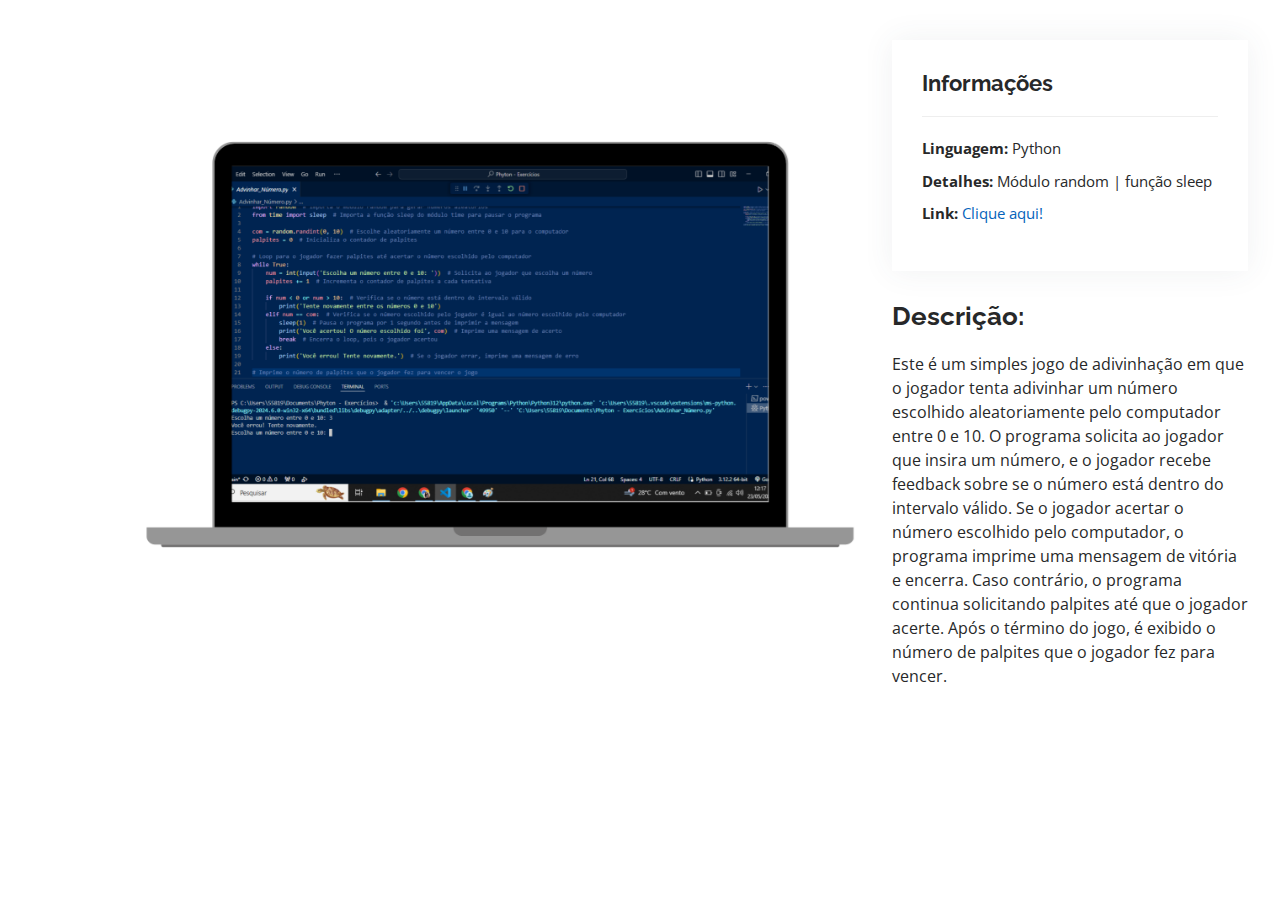
<file: portfolio-details6.html>
<!DOCTYPE html>
<html lang="en">

<head>
  <meta charset="utf-8">
  <meta content="width=device-width, initial-scale=1.0" name="viewport">

  <title>Portfolio Details - Personal Bootstrap Template</title>
  <meta content="" name="description">
  <meta content="" name="keywords">

  <!-- Favicons -->
  <link href="assets/img/favicon.png" rel="icon">
  <link href="assets/img/apple-touch-icon.png" rel="apple-touch-icon">

  <!-- Google Fonts -->
  <link href="https://fonts.googleapis.com/css?family=Open+Sans:300,300i,400,400i,600,600i,700,700i|Raleway:300,300i,400,400i,500,500i,600,600i,700,700i|Poppins:300,300i,400,400i,500,500i,600,600i,700,700i" rel="stylesheet">

  <!-- Vendor CSS Files -->
  <link href="assets/vendor/aos/aos.css" rel="stylesheet">
  <link href="assets/vendor/bootstrap/css/bootstrap.min.css" rel="stylesheet">
  <link href="assets/vendor/bootstrap-icons/bootstrap-icons.css" rel="stylesheet">
  <link href="assets/vendor/boxicons/css/boxicons.min.css" rel="stylesheet">
  <link href="assets/vendor/glightbox/css/glightbox.min.css" rel="stylesheet">
  <link href="assets/vendor/swiper/swiper-bundle.min.css" rel="stylesheet">

  <!-- Template Main CSS File -->
  <link href="assets/css/style.css" rel="stylesheet">

  <!-- =======================================================
  * Template Name: MyResume
  * Template URL: https://bootstrapmade.com/free-html-bootstrap-template-my-resume/
  * Updated: Mar 17 2024 with Bootstrap v5.3.3
  * Author: BootstrapMade.com
  * License: https://bootstrapmade.com/license/
  ======================================================== -->
</head>

<body>

  <main id="main">

  
        <!-- ======= Portfolio Details Section / AQUI INICIA A SEÇÃO DAS FOTOS NO PORTFÓLIO======= --> 
    <section id="portfolio-details" class="portfolio-details">
      <div class="container">

        <div class="row gy-4">

          <div class="col-lg-8">
            <div class="portfolio-details-slider swiper">
              <div class="swiper-wrapper align-items-center">

                <div class="swiper-slide">
                  <img src="advinhar.png">
                </div>
              </div>
              <div class="swiper-pagination"></div>
            </div>
          </div>

          <div class="col-lg-4">
            <div class="portfolio-info">
              <h3>Informações</h3>
              <ul>
                <li><strong>Linguagem:</strong> Python</li>
                <li><strong>Detalhes:</strong> Módulo random | função sleep</li>
                <li><strong>Link: </strong> <a href="https://github.com/Kathyleenv/Python_Programas/blob/main/Advinhas.py" target="_blank">Clique aqui!</a></li>

              </ul>
            </div>
            <div class="portfolio-description">
              <h2>Descrição:</h2>
              <p>
                Este é um simples jogo de adivinhação em que o jogador tenta adivinhar um número escolhido aleatoriamente pelo computador entre 0 e 10. O programa solicita ao jogador que insira um número, e o jogador recebe feedback sobre se o número está dentro do intervalo válido. Se o jogador acertar o número escolhido pelo computador, o programa imprime uma mensagem de vitória e encerra. Caso contrário, o programa continua solicitando palpites até que o jogador acerte. Após o término do jogo, é exibido o número de palpites que o jogador fez para vencer.            </div>
          </div>

        </div>

      </div>
    </section>

  </main><!-- End #main -->

  <div id="preloader"></div>
  <a href="#" class="back-to-top d-flex align-items-center justify-content-center"><i class="bi bi-arrow-up-short"></i></a>

  <!-- Vendor JS Files -->
  <script src="assets/vendor/purecounter/purecounter_vanilla.js"></script>
  <script src="assets/vendor/aos/aos.js"></script>
  <script src="assets/vendor/bootstrap/js/bootstrap.bundle.min.js"></script>
  <script src="assets/vendor/glightbox/js/glightbox.min.js"></script>
  <script src="assets/vendor/isotope-layout/isotope.pkgd.min.js"></script>
  <script src="assets/vendor/swiper/swiper-bundle.min.js"></script>
  <script src="assets/vendor/typed.js/typed.umd.js"></script>
  <script src="assets/vendor/waypoints/noframework.waypoints.js"></script>
  <script src="assets/vendor/php-email-form/validate.js"></script>

  <!-- Template Main JS File -->
  <script src="assets/js/main.js"></script>

</body>

</html>
</file>
<file: assets/css/style.css>
/**
* Template Name: MyResume
* Template URL: https://bootstrapmade.com/free-html-bootstrap-template-my-resume/
* Updated: Mar 17 2024 with Bootstrap v5.3.3
* Author: BootstrapMade.com
* License: https://bootstrapmade.com/license/
*/

/*--------------------------------------------------------------
# General
--------------------------------------------------------------*/
body {
  font-family: "Open Sans", sans-serif;
  color: #272829;
}

a {
  color: #0563bb;
  text-decoration: none;
}

a:hover {
  color: #067ded;
  text-decoration: none;
}

h1,
h2,
h3,
h4,
h5,
h6 {
  font-family: "Raleway", sans-serif;
}

/*--------------------------------------------------------------
# Back to top button
--------------------------------------------------------------*/
.back-to-top {
  position: fixed;
  visibility: hidden;
  opacity: 0;
  right: 15px;
  bottom: 15px;
  z-index: 996;
  background: #0563bb;
  width: 40px;
  height: 40px;
  border-radius: 50px;
  transition: all 0.4s;
}

.back-to-top i {
  font-size: 28px;
  color: #fff;
  line-height: 0;
}

.back-to-top:hover {
  background: #0678e3;
  color: #fff;
}

.back-to-top.active {
  visibility: visible;
  opacity: 1;
}

/*--------------------------------------------------------------
# Preloader
--------------------------------------------------------------*/
#preloader {
  position: fixed;
  top: 0;
  left: 0;
  right: 0;
  bottom: 0;
  z-index: 9999;
  overflow: hidden;
  background: #fff;
}

#preloader:before {
  content: "";
  position: fixed;
  top: calc(50% - 30px);
  left: calc(50% - 30px);
  border: 6px solid #0563bb;
  border-top-color: #fff;
  border-bottom-color: #fff;
  border-radius: 50%;
  width: 60px;
  height: 60px;
  animation: animate-preloader 1s linear infinite;
}

@keyframes animate-preloader {
  0% {
    transform: rotate(0deg);
  }

  100% {
    transform: rotate(360deg);
  }
}

/*--------------------------------------------------------------
# Disable aos animation delay on mobile devices
--------------------------------------------------------------*/
@media screen and (max-width: 768px) {
  [data-aos-delay] {
    transition-delay: 0 !important;
  }
}

/*--------------------------------------------------------------
# Header
--------------------------------------------------------------*/
#header {
  position: fixed;
  top: 0;
  left: 0;
  bottom: 0;
  z-index: 9997;
  transition: all 0.5s;
  padding: 15px;
  overflow-y: auto;
}

@media (max-width: 991px) {
  #header {
    width: 300px;
    background: #fff;
    border-right: 1px solid #e6e9ec;
    left: -300px;
  }
}

@media (min-width: 991px) {
  #main {
    margin-left: 100px;
  }
}

/*--------------------------------------------------------------
# Navigation Menu
--------------------------------------------------------------*/
/**
* Desktop Navigation 
*/
.nav-menu {
  padding: 0;
  display: block;
}

.nav-menu * {
  margin: 0;
  padding: 0;
  list-style: none;
}

.nav-menu>ul>li {
  position: relative;
  white-space: nowrap;
}

.nav-menu a,
.nav-menu a:focus {
  display: flex;
  align-items: center;
  color: #45505b;
  padding: 10px 18px;
  margin-bottom: 8px;
  transition: 0.3s;
  font-size: 15px;
  border-radius: 50px;
  background: #f2f3f5;
  height: 56px;
  width: 100%;
  overflow: hidden;
  transition: 0.3s;
}

.nav-menu a i,
.nav-menu a:focus i {
  font-size: 20px;
}

.nav-menu a span,
.nav-menu a:focus span {
  padding: 0 5px 0 7px;
  color: #45505b;
}

@media (min-width: 992px) {

  .nav-menu a,
  .nav-menu a:focus {
    width: 56px;
  }

  .nav-menu a span,
  .nav-menu a:focus span {
    display: none;
    color: #fff;
  }
}

.nav-menu a:hover,
.nav-menu .active,
.nav-menu .active:focus,
.nav-menu li:hover>a {
  color: #fff;
  background: #0563bb;
}

.nav-menu a:hover span,
.nav-menu .active span,
.nav-menu .active:focus span,
.nav-menu li:hover>a span {
  color: #fff;
}

.nav-menu a:hover,
.nav-menu li:hover>a {
  width: 100%;
  color: #fff;
}

.nav-menu a:hover span,
.nav-menu li:hover>a span {
  display: block;
}

/**
* Mobile Navigation 
*/
.mobile-nav-toggle {
  position: fixed;
  right: 10px;
  top: 10px;
  z-index: 9998;
  border: 0;
  background: none;
  font-size: 28px;
  transition: all 0.4s;
  outline: none !important;
  line-height: 0;
  cursor: pointer;
  border-radius: 50px;
  padding: 5px;
}

.mobile-nav-toggle i {
  color: #45505b;
}

.mobile-nav-active {
  overflow: hidden;
}

.mobile-nav-active #header {
  left: 0;
}

.mobile-nav-active .mobile-nav-toggle {
  color: #fff;
  background-color: #0563bb;
}

/*--------------------------------------------------------------
# Hero Section
--------------------------------------------------------------*/
#hero {
  width: 100%;
  height: 100vh;
  background: url("../img/hero-bg.jpg") top right no-repeat;
  background-size: cover;
  position: relative;
}

@media (min-width: 992px) {
  #hero {
    padding-left: 160px;
  }
}

#hero:before {
  content: "";
  background: rgba(255, 255, 255, 0.8);
  position: absolute;
  bottom: 0;
  top: 0;
  left: 0;
  right: 0;
}

#hero h1 {
  margin: 0;
  font-size: 64px;
  font-weight: 700;
  line-height: 56px;
  color: #45505b;
}

#hero p {
  color: #45505b;
  margin: 15px 0 0 0;
  font-size: 26px;
  font-family: "Poppins", sans-serif;
}

#hero p span {
  color: #0563bb;
  letter-spacing: 1px;
}

#hero .social-links {
  margin-top: 30px;
}

#hero .social-links a {
  font-size: 24px;
  display: inline-block;
  color: #45505b;
  line-height: 1;
  margin-right: 20px;
  transition: 0.3s;
}

#hero .social-links a:hover {
  color: #0563bb;
}

@media (max-width: 992px) {
  #hero {
    text-align: center;
  }

  #hero h1 {
    font-size: 32px;
    line-height: 36px;
  }

  #hero p {
    margin-top: 10px;
    font-size: 20px;
    line-height: 24px;
  }
}

/*--------------------------------------------------------------
# Sections General
--------------------------------------------------------------*/
section {
  padding: 60px 0;
  overflow: hidden;
}

.section-title {
  text-align: center;
  padding-bottom: 30px;
}

.section-title h2 {
  font-size: 32px;
  font-weight: bold;
  text-transform: uppercase;
  margin-bottom: 20px;
  padding-bottom: 20px;
  position: relative;
  color: #45505b;
}

.section-title h2::before {
  content: "";
  position: absolute;
  display: block;
  width: 120px;
  height: 1px;
  background: #ddd;
  bottom: 1px;
  left: calc(50% - 60px);
}

.section-title h2::after {
  content: "";
  position: absolute;
  display: block;
  width: 40px;
  height: 3px;
  background: #0563bb;
  bottom: 0;
  left: calc(50% - 20px);
}

.section-title p {
  margin-bottom: 0;
}

/*--------------------------------------------------------------
# About
--------------------------------------------------------------*/
.about .content h3 {
  font-weight: 700;
  font-size: 26px;
  color: #728394;
}

.about .content ul {
  list-style: none;
  padding: 0;
}

.about .content ul li {
  margin-bottom: 20px;
  display: flex;
  align-items: center;
}

.about .content ul strong {
  margin-right: 10px;
}

.about .content ul i {
  font-size: 16px;
  margin-right: 5px;
  color: #0563bb;
  line-height: 0;
}

.about .content p:last-child {
  margin-bottom: 0;
}

/*--------------------------------------------------------------
# Facts
--------------------------------------------------------------*/
.facts .count-box {
  padding: 30px 30px 25px 30px;
  margin-top: 30px;
  width: 100%;
  position: relative;
  text-align: center;
  background: #fff;
}

.facts .count-box i {
  position: absolute;
  top: -25px;
  left: 50%;
  transform: translateX(-50%);
  font-size: 24px;
  background: #0563bb;
  color: #fff;
  border-radius: 50px;
  display: inline-flex;
  align-items: center;
  justify-content: center;
  width: 48px;
  height: 48px;
}

.facts .count-box span {
  font-size: 36px;
  display: block;
  font-weight: 600;
  color: #011426;
}

.facts .count-box p {
  padding: 0;
  margin: 0;
  font-family: "Raleway", sans-serif;
  font-size: 14px;
}

/*--------------------------------------------------------------
# Akills
--------------------------------------------------------------*/
.skills .progress {
  height: 60px;
  display: block;
  background: none;
  border-radius: 0;
}

.skills .progress .skill {
  padding: 10px 0;
  margin: 0;
  text-transform: uppercase;
  display: block;
  font-weight: 600;
  font-family: "Poppins", sans-serif;
  color: #45505b;
}

.skills .progress .skill .val {
  float: right;
  font-style: normal;
}

.skills .progress-bar-wrap {
  background: #f2f3f5;
}

.skills .progress-bar {
  width: 1px;
  height: 10px;
  transition: 0.9s;
  background-color: #0563bb;
}

/*--------------------------------------------------------------
# Resume
--------------------------------------------------------------*/
.resume .resume-title {
  font-size: 26px;
  font-weight: 700;
  margin-top: 20px;
  margin-bottom: 20px;
  color: #45505b;
}

.resume .resume-item {
  padding: 0 0 20px 20px;
  margin-top: -2px;
  border-left: 2px solid #0563bb;
  position: relative;
}

.resume .resume-item h4 {
  line-height: 18px;
  font-size: 18px;
  font-weight: 600;
  text-transform: uppercase;
  font-family: "Poppins", sans-serif;
  color: #0563bb;
  margin-bottom: 10px;
}

.resume .resume-item h5 {
  font-size: 16px;
  background: #f7f8f9;
  padding: 5px 15px;
  display: inline-block;
  font-weight: 600;
  margin-bottom: 10px;
}

.resume .resume-item ul {
  padding-left: 20px;
}

.resume .resume-item ul li {
  padding-bottom: 10px;
}

.resume .resume-item:last-child {
  padding-bottom: 0;
}

.resume .resume-item::before {
  content: "";
  position: absolute;
  width: 16px;
  height: 16px;
  border-radius: 50px;
  left: -9px;
  top: 0;
  background: #fff;
  border: 2px solid #0563bb;
}

/*--------------------------------------------------------------
# Portfolio
--------------------------------------------------------------*/
.portfolio .portfolio-item {
  margin-bottom: 30px;
}

.portfolio #portfolio-flters {
  padding: 0;
  margin: 0 auto 25px auto;
  list-style: none;
  text-align: center;
  background: #fff;
  border-radius: 50px;
  padding: 2px 15px;
}

.portfolio #portfolio-flters li {
  cursor: pointer;
  display: inline-block;
  padding: 10px 15px;
  font-size: 14px;
  font-weight: 600;
  line-height: 1;
  text-transform: uppercase;
  color: #272829;
  margin-bottom: 5px;
  transition: all 0.3s ease-in-out;
}

.portfolio #portfolio-flters li:hover,
.portfolio #portfolio-flters li.filter-active {
  color: #0563bb;
}

.portfolio #portfolio-flters li:last-child {
  margin-right: 0;
}

.portfolio .portfolio-wrap {
  transition: 0.3s;
  position: relative;
  overflow: hidden;
  z-index: 1;
  background: rgba(69, 80, 91, 0.8);
}

.portfolio .portfolio-wrap::before {
  content: "";
  background: rgba(255, 255, 255, 0.7);
  position: absolute;
  left: 30px;
  right: 30px;
  top: 30px;
  bottom: 30px;
  transition: all ease-in-out 0.3s;
  z-index: 2;
  opacity: 0;
}

.portfolio .portfolio-wrap .portfolio-info {
  opacity: 0;
  position: absolute;
  top: 0;
  left: 0;
  right: 0;
  bottom: 0;
  text-align: center;
  z-index: 3;
  transition: all ease-in-out 0.3s;
  display: flex;
  flex-direction: column;
  justify-content: center;
  align-items: center;
}

.portfolio .portfolio-wrap .portfolio-info::before {
  display: block;
  content: "";
  width: 48px;
  height: 48px;
  position: absolute;
  top: 35px;
  left: 35px;
  border-top: 3px solid #d7dce1;
  border-left: 3px solid #d7dce1;
  transition: all 0.5s ease 0s;
  z-index: 9994;
}

.portfolio .portfolio-wrap .portfolio-info::after {
  display: block;
  content: "";
  width: 48px;
  height: 48px;
  position: absolute;
  bottom: 35px;
  right: 35px;
  border-bottom: 3px solid #d7dce1;
  border-right: 3px solid #d7dce1;
  transition: all 0.5s ease 0s;
  z-index: 9994;
}

.portfolio .portfolio-wrap .portfolio-info h4 {
  font-size: 20px;
  color: #45505b;
  font-weight: 600;
}

.portfolio .portfolio-wrap .portfolio-info p {
  color: #45505b;
  font-size: 14px;
  text-transform: uppercase;
  padding: 0;
  margin: 0;
}

.portfolio .portfolio-wrap .portfolio-links {
  text-align: center;
  z-index: 4;
}

.portfolio .portfolio-wrap .portfolio-links a {
  color: #45505b;
  margin: 0 2px;
  font-size: 28px;
  display: inline-block;
  transition: 0.3s;
}

.portfolio .portfolio-wrap .portfolio-links a:hover {
  color: #148af9;
}

.portfolio .portfolio-wrap:hover::before {
  top: 0;
  left: 0;
  right: 0;
  bottom: 0;
  opacity: 1;
}

.portfolio .portfolio-wrap:hover .portfolio-info {
  opacity: 1;
}

.portfolio .portfolio-wrap:hover .portfolio-info::before {
  top: 15px;
  left: 15px;
}

.portfolio .portfolio-wrap:hover .portfolio-info::after {
  bottom: 15px;
  right: 15px;
}

/*--------------------------------------------------------------
# Portfolio Details
--------------------------------------------------------------*/
.portfolio-details {
  padding-top: 40px;
}

.portfolio-details .portfolio-details-slider img {
  width: 100%;
}

.portfolio-details .portfolio-details-slider .swiper-pagination {
  margin-top: 20px;
  position: relative;
}

.portfolio-details .portfolio-details-slider .swiper-pagination .swiper-pagination-bullet {
  width: 12px;
  height: 12px;
  background-color: #fff;
  opacity: 1;
  border: 1px solid #0563bb;
}

.portfolio-details .portfolio-details-slider .swiper-pagination .swiper-pagination-bullet-active {
  background-color: #0563bb;
}

.portfolio-details .portfolio-info {
  padding: 30px;
  box-shadow: 0px 0 30px rgba(69, 80, 91, 0.08);
}

.portfolio-details .portfolio-info h3 {
  font-size: 22px;
  font-weight: 700;
  margin-bottom: 20px;
  padding-bottom: 20px;
  border-bottom: 1px solid #eee;
}

.portfolio-details .portfolio-info ul {
  list-style: none;
  padding: 0;
  font-size: 15px;
}

.portfolio-details .portfolio-info ul li+li {
  margin-top: 10px;
}

.portfolio-details .portfolio-description {
  padding-top: 30px;
}

.portfolio-details .portfolio-description h2 {
  font-size: 26px;
  font-weight: 700;
  margin-bottom: 20px;
}

.portfolio-details .portfolio-description p {
  padding: 0;
}

/*--------------------------------------------------------------
# Services
--------------------------------------------------------------*/
.services .icon-box {
  text-align: center;
  padding: 70px 20px 80px 20px;
  transition: all ease-in-out 0.3s;
  background: #fff;
  box-shadow: 0px 5px 90px 0px rgba(110, 123, 131, 0.05);
}

.services .icon-box .icon {
  margin: 0 auto;
  width: 100px;
  height: 100px;
  display: flex;
  align-items: center;
  justify-content: center;
  transition: ease-in-out 0.3s;
  position: relative;
}

.services .icon-box .icon i {
  font-size: 36px;
  transition: 0.5s;
  position: relative;
}

.services .icon-box .icon svg {
  position: absolute;
  top: 0;
  left: 0;
}

.services .icon-box .icon svg path {
  transition: 0.5s;
  fill: #f5f5f5;
}

.services .icon-box h4 {
  font-weight: 600;
  margin: 10px 0 15px 0;
  font-size: 22px;
}

.services .icon-box h4 a {
  color: #45505b;
  transition: ease-in-out 0.3s;
}

.services .icon-box p {
  line-height: 24px;
  font-size: 14px;
  margin-bottom: 0;
}

.services .icon-box:hover {
  border-color: #fff;
  box-shadow: 0px 0 35px 0 rgba(0, 0, 0, 0.08);
}

.services .iconbox-blue i {
  color: #47aeff;
}

.services .iconbox-blue:hover .icon i {
  color: #fff;
}

.services .iconbox-blue:hover .icon path {
  fill: #47aeff;
}

.services .iconbox-orange i {
  color: #ffa76e;
}

.services .iconbox-orange:hover .icon i {
  color: #fff;
}

.services .iconbox-orange:hover .icon path {
  fill: #ffa76e;
}

.services .iconbox-pink i {
  color: #e80368;
}

.services .iconbox-pink:hover .icon i {
  color: #fff;
}

.services .iconbox-pink:hover .icon path {
  fill: #e80368;
}

.services .iconbox-yellow i {
  color: #ffbb2c;
}

.services .iconbox-yellow:hover .icon i {
  color: #fff;
}

.services .iconbox-yellow:hover .icon path {
  fill: #ffbb2c;
}

.services .iconbox-red i {
  color: #ff5828;
}

.services .iconbox-red:hover .icon i {
  color: #fff;
}

.services .iconbox-red:hover .icon path {
  fill: #ff5828;
}

.services .iconbox-teal i {
  color: #11dbcf;
}

.services .iconbox-teal:hover .icon i {
  color: #fff;
}

.services .iconbox-teal:hover .icon path {
  fill: #11dbcf;
}

/*--------------------------------------------------------------
# Testimonials
--------------------------------------------------------------*/
.testimonials .section-header {
  margin-bottom: 40px;
}

.testimonials .testimonials-carousel,
.testimonials .testimonials-slider {
  overflow: hidden;
}

.testimonials .testimonial-item {
  text-align: center;
}

.testimonials .testimonial-item .testimonial-img {
  width: 120px;
  border-radius: 50%;
  border: 4px solid #fff;
  margin: 0 auto;
}

.testimonials .testimonial-item h3 {
  font-size: 20px;
  font-weight: bold;
  margin: 10px 0 5px 0;
  color: #111;
}

.testimonials .testimonial-item h4 {
  font-size: 14px;
  color: #999;
  margin: 0 0 15px 0;
}

.testimonials .testimonial-item .quote-icon-left,
.testimonials .testimonial-item .quote-icon-right {
  color: #90c8fc;
  font-size: 26px;
}

.testimonials .testimonial-item .quote-icon-left {
  display: inline-block;
  left: -5px;
  position: relative;
}

.testimonials .testimonial-item .quote-icon-right {
  display: inline-block;
  right: -5px;
  position: relative;
  top: 10px;
}

.testimonials .testimonial-item p {
  font-style: italic;
  margin: 0 auto 15px auto;
}

.testimonials .swiper-pagination {
  margin-top: 20px;
  position: relative;
}

.testimonials .swiper-pagination .swiper-pagination-bullet {
  width: 12px;
  height: 12px;
  background-color: #fff;
  opacity: 1;
  border: 1px solid #0563bb;
}

.testimonials .swiper-pagination .swiper-pagination-bullet-active {
  background-color: #0563bb;
}

@media (min-width: 992px) {
  .testimonials .testimonial-item p {
    width: 80%;
  }
}

/*--------------------------------------------------------------
# Contact
--------------------------------------------------------------*/


/*--------------------------------------------------------------
# Footer
--------------------------------------------------------------*/
#footer {
  background: #f7f8f9;
  color: #45505b;
  font-size: 14px;
  text-align: center;
  padding: 30px 0;
}

#footer h3 {
  font-size: 36px;
  font-weight: 700;
  position: relative;
  font-family: "Poppins", sans-serif;
  padding: 0;
  margin: 0 0 15px 0;
}

#footer p {
  font-size: 15;
  font-style: italic;
  padding: 0;
  margin: 0 0 40px 0;
}

#footer .social-links {
  margin: 0 0 40px 0;
}

#footer .social-links a {
  font-size: 18px;
  display: inline-block;
  background: #0563bb;
  color: #fff;
  line-height: 1;
  padding: 8px 0;
  margin-right: 4px;
  border-radius: 50%;
  text-align: center;
  width: 36px;
  height: 36px;
  transition: 0.3s;
}

#footer .social-links a:hover {
  background: #0678e3;
  color: #fff;
  text-decoration: none;
}

#footer .copyright {
  margin: 0 0 5px 0;
}

#footer .credits {
  font-size: 13px;
}


/* Estilos para a imagem */
.centered-image {
  max-width: 100%;
  max-height: 80vh;
}
</file>
